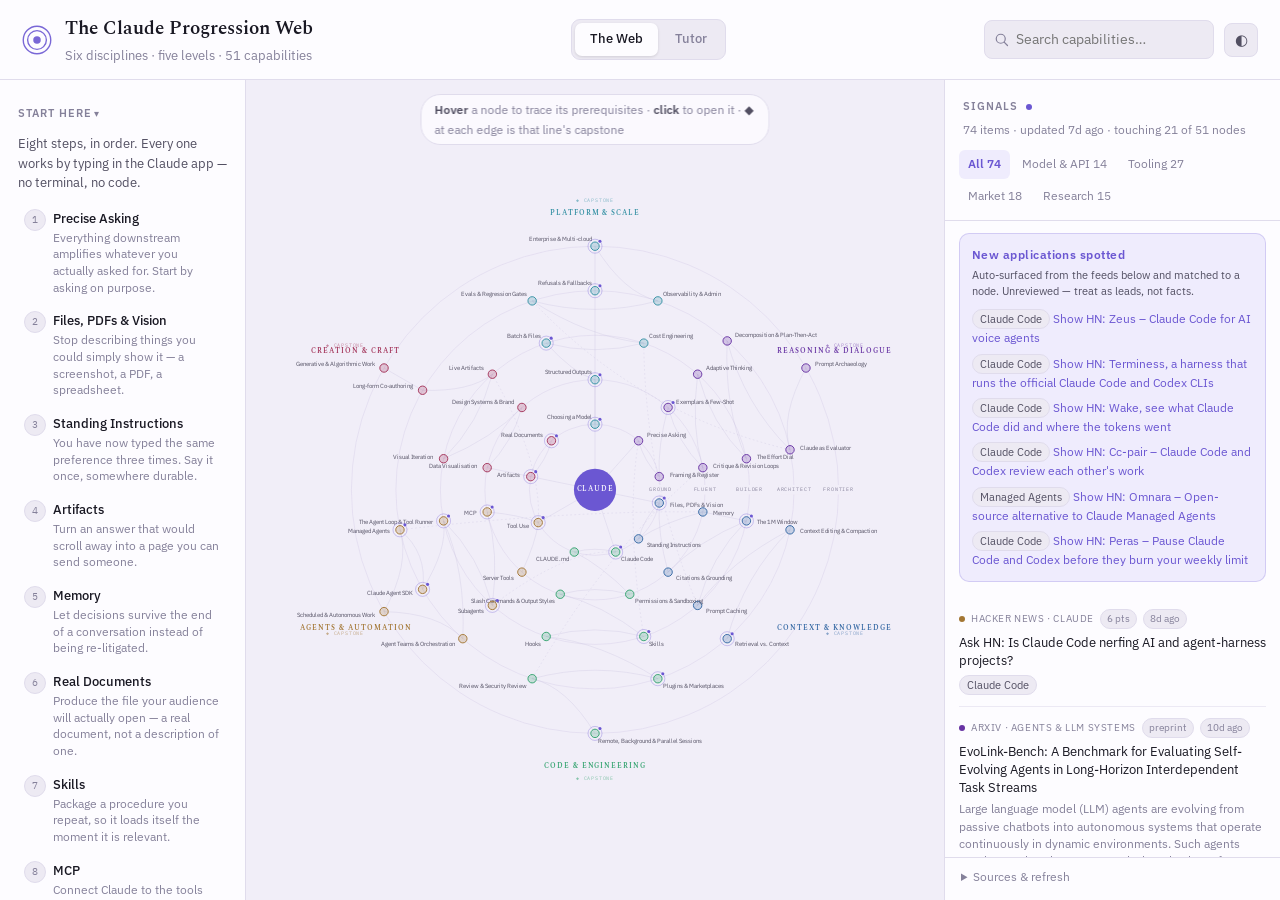
<file: index.html>
<!doctype html>
<html lang="en">
<head>
<meta charset="utf-8">
<meta name="viewport" content="width=device-width, initial-scale=1">
<title>The Claude Progression Web</title>
<meta name="description" content="A radial map of Claude's capabilities across six disciplines and five levels, with a live sidebar of AI and entrepreneurial signals.">
<link rel="stylesheet" href="assets/app.css">
</head>
<body>

<a class="skip-link" href="#web">Skip to the capability web</a>

<header class="topbar">
  <div class="brand">
    <svg class="mark" viewBox="0 0 24 24" aria-hidden="true">
      <circle cx="12" cy="12" r="3"/>
      <circle cx="12" cy="12" r="7.5"/>
      <circle cx="12" cy="12" r="11"/>
    </svg>
    <div>
      <h1>The Claude Progression Web</h1>
      <p class="sub">Six disciplines · five levels · <span id="node-count">51</span> capabilities</p>
    </div>
  </div>
  <nav class="view-tabs" role="tablist" aria-label="View">
    <button role="tab" data-view="web" aria-selected="true">The Web</button>
    <button role="tab" data-view="tutor" aria-selected="false">Tutor</button>
  </nav>

  <div class="topbar-tools">
    <label class="search">
      <svg viewBox="0 0 20 20" aria-hidden="true"><circle cx="9" cy="9" r="6"/><path d="M13.5 13.5 18 18"/></svg>
      <input id="search" type="search" placeholder="Search capabilities…" autocomplete="off" aria-label="Search capabilities">
    </label>
    <button id="theme-toggle" class="icon-btn" title="Toggle theme" aria-label="Toggle theme">◐</button>
  </div>
</header>

<main class="layout">

  <!-- ── left rail ─────────────────────────────────────────────── -->
  <aside class="rail" aria-label="Legend and filters">
    <details class="rail-block rail-fold" id="start-fold" open>
      <summary><h2>Start here</h2></summary>
      <p class="rail-note">Eight steps, in order. Every one works by typing in the Claude app — no terminal, no code.</p>
      <ol id="start-path" class="startpath"></ol>
      <button id="trace-route" class="text-btn" aria-pressed="false">Trace the route on the web</button>
    </details>

    <section class="rail-block">
      <h2>Do I need to write code?</h2>
      <div id="surface-filter" class="seg" role="group" aria-label="Filter by surface"></div>
      <p class="rail-note" id="surface-note"></p>
    </section>



    <section class="rail-block">
      <h2>Sectors — click to focus</h2>
      <ul id="discipline-list" class="legend"></ul>
      <h2 class="rail-sub">Rings</h2>
      <ul id="level-list" class="levels"></ul>
      <p class="rail-note">Lines are prerequisites — follow one inward to see what a capability rests on. Hover any label for more.</p>
      <button id="open-glossary" class="text-btn">Open the glossary</button>
    </section>

    <details class="rail-block rail-fold">
      <summary><h2>Capstones</h2></summary>
      <p class="rail-note">One project per discipline, at the summit of its sector. Finishing one is the check that you can use the line, not just read it.</p>
      <ul id="capstone-list" class="legend"></ul>
    </details>

    <details class="rail-block rail-fold">
      <summary><h2>Your progress</h2></summary>
      <p class="rail-note">Mark a node as learned in its panel. Stored in this browser only.</p>
      <div id="progress-bars"></div>
      <button id="reset-progress" class="text-btn">Reset progress</button>
    </details>
  </aside>

  <!-- ── centre: the web ───────────────────────────────────────── -->
  <section class="stage" aria-label="Capability web">
    <div class="stage-hint" id="stage-hint">
      <strong>Hover</strong> a node to trace its prerequisites · <strong>click</strong> to open it · <strong>◆</strong> at each edge is that line's capstone
    </div>
    <svg id="web" tabindex="-1" role="img" aria-label="Radial map of Claude capabilities"></svg>
    <div id="tooltip" class="tooltip" hidden></div>
  </section>

  <!-- ── right: signals ────────────────────────────────────────── -->
  <aside class="signals" aria-label="AI and entrepreneurial signals">
    <div class="signals-head">
      <h2>Signals</h2>
      <span class="pulse-dot" aria-hidden="true"></span>
    </div>
    <p class="signals-meta" id="signals-meta">Loading…</p>
    <nav class="tabs" id="signal-tabs" role="tablist"></nav>
    <div class="signals-body">
      <section id="applications-block" class="apps" hidden>
        <h3>New applications spotted</h3>
        <p class="apps-note">Auto-surfaced from the feeds below and matched to a node. Unreviewed — treat as leads, not facts.</p>
        <ul id="applications-list"></ul>
      </section>
      <ul id="signal-list" class="signal-list"></ul>
    </div>
    <details class="sources">
      <summary>Sources &amp; refresh</summary>
      <div id="source-status"></div>
    </details>
  </aside>
  <!-- ── tutor ─────────────────────────────────────────────────── -->
  <section class="tutor" aria-label="Scenario tutor">
    <div class="tutor-inner">

      <header class="tutor-head">
        <div>
          <h2>Which capability is this?</h2>
          <p class="tutor-sub">A situation, and the node it calls for. The wrong answers are the ones people actually reach for — read why each is wrong, that is where the learning is.</p>
        </div>
        <dl class="tutor-score">
          <div><dt>Answered</dt><dd id="sc-answered">0</dd></div>
          <div><dt>Correct</dt><dd id="sc-correct">0</dd></div>
          <div><dt>Streak</dt><dd id="sc-streak">0</dd></div>
        </dl>
      </header>

      <div class="tutor-filters">
        <span class="tf-label">Practise</span>
        <div id="tutor-disciplines" class="tf-chips"></div>
        <label class="tf-toggle">
          <input type="checkbox" id="only-weak"> Only what I have got wrong
        </label>
        <button id="tutor-reset" class="text-btn">Reset score</button>
      </div>

      <article class="q-card">
        <p class="q-eyebrow">Scenario</p>
        <p class="q-scenario" id="q-scenario"></p>
        <p class="q-ask">Which capability does this call for?</p>
        <div class="q-options" id="q-options" role="group" aria-label="Answer options"></div>
        <div class="q-feedback" id="q-feedback" hidden></div>
      </article>

      <p id="tutor-live" class="sr-only" aria-live="polite" role="status"></p>
      <p class="tutor-hint" id="tutor-hint">Press <kbd>1</kbd>–<kbd>4</kbd> to answer · <kbd>Enter</kbd> for the next one</p>
    </div>
  </section>

</main>

<!-- ── node detail panel ──────────────────────────────────────── -->
<div id="panel-scrim" class="scrim" hidden></div>
<article id="panel" class="panel" hidden role="dialog" aria-modal="true" aria-labelledby="panel-title" tabindex="-1">
  <div class="panel-tools">
    <button id="panel-expand" class="panel-btn" aria-pressed="false" title="Widen to full screen" aria-label="Toggle panel width">⤢</button>
    <button id="panel-close" class="panel-btn" aria-label="Close">×</button>
  </div>
  <div id="panel-content"></div>
</article>

<script type="module" src="assets/app.js"></script>
</body>
</html>
</file>
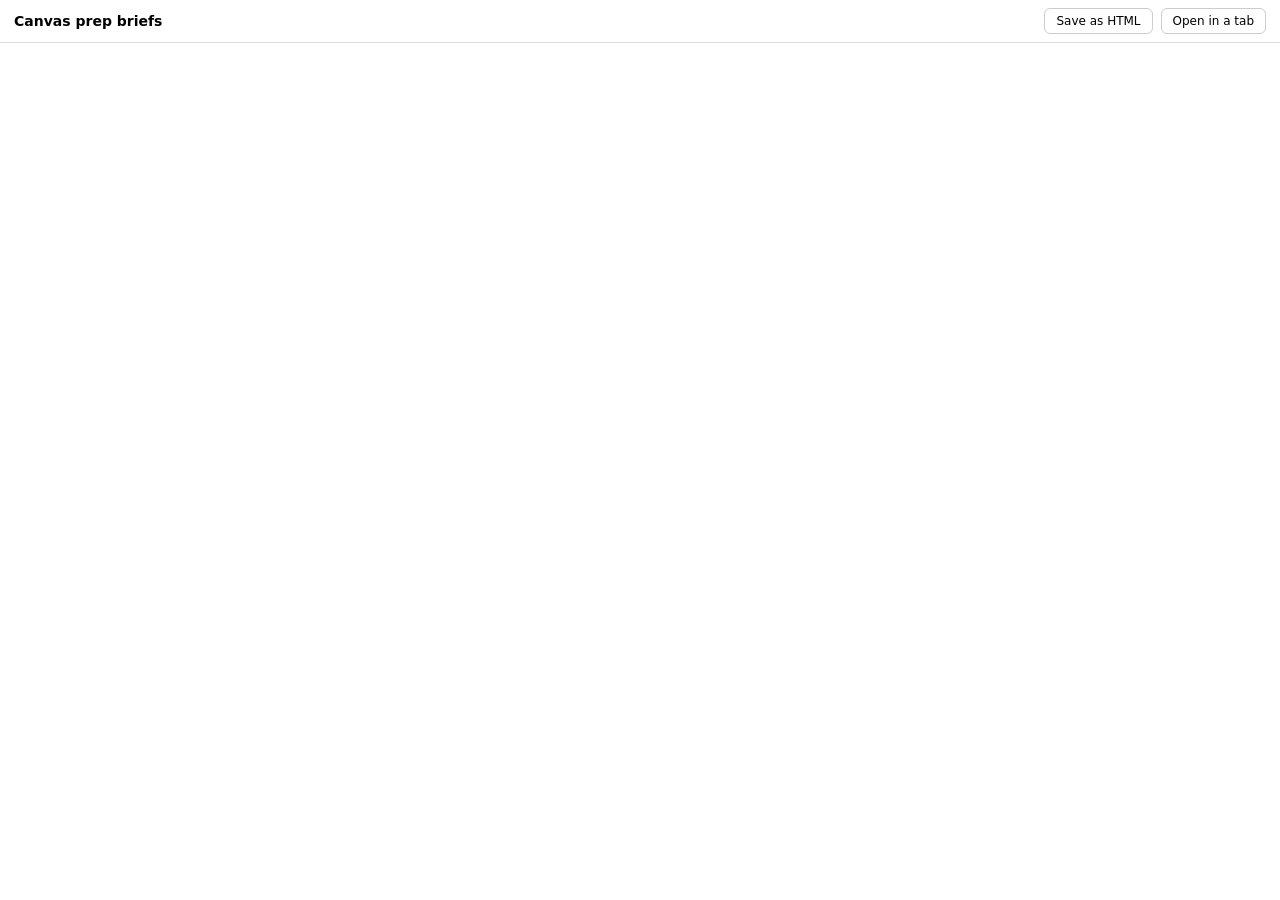
<file: extension/viewer.html>
<!doctype html>
<html lang="en">
<head>
<meta charset="utf-8">
<meta name="viewport" content="width=device-width, initial-scale=1">
<title>Canvas prep briefs — dashboard</title>
<style>
  :root { color-scheme: light dark; }
  html, body { margin: 0; height: 100%; }
  body { display: flex; flex-direction: column;
         font: 14px ui-sans-serif, system-ui, -apple-system, "Segoe UI", Roboto, sans-serif; }
  #bar { display: flex; gap: 8px; align-items: center; padding: 8px 14px;
         border-bottom: 1px solid rgba(128,128,128,.3); }
  #bar b { margin-right: auto; }
  button { font: inherit; font-size: 12px; padding: 5px 11px; border-radius: 6px;
           border: 1px solid rgba(128,128,128,.4); background: transparent; color: inherit; cursor: pointer; }
  button:hover { border-color: #7a5cff; }
  iframe { flex: 1; border: 0; width: 100%; }
  #empty { padding: 40px; opacity: .7; }
</style>
</head>
<body>
  <div id="bar">
    <b>Canvas prep briefs</b>
    <button id="save">Save as HTML</button>
    <button id="tab">Open in a tab</button>
  </div>
  <!--
    The dashboard is rendered into a sandboxed iframe rather than into this
    page. It is built from course text the extension did not write, and an
    extension page carries extension privileges — srcdoc with no allow-scripts
    means the worst a malformed syllabus can do is look wrong.
  -->
  <iframe id="frame" sandbox referrerpolicy="no-referrer" title="Dashboard"></iframe>
  <div id="empty" hidden>Nothing to show yet — open the panel on a Canvas tab and press “Full dashboard”.</div>
  <script src="viewer.js"></script>
</body>
</html>
</file>
<file: assets/app.css>
/* Spectral for display — an atlas/chart voice; IBM Plex for the UI and code,
   which keeps data, labels and examples in one coherent technical family. */
@import url('https://fonts.googleapis.com/css2?family=Spectral:wght@500;600&family=IBM+Plex+Sans:wght@400;500;600&family=IBM+Plex+Mono:wght@400;500&display=swap');

/* ── tokens ─────────────────────────────────────────────────────────────── */
:root {
  color-scheme: light dark;
  --bg:        #f6f4f9;
  --bg-sunk:   #edeaf3;
  --panel:     #fdfcff;
  --ink:       #191823;
  --ink-soft:  #524f62;
  --ink-faint: #85819a;
  --line:      #e0dcec;
  --line-soft: #ece9f4;
  --accent:    #6b57d2;
  --accent-dim:#efecfd;
  --web-bg:    #f1eef8;
  --ring:      #dcd6ec;
  --edge:      #c5bedb;
  --code-bg:   #201f28;
  --code-ink:  #e5e2ef;
  --shadow:    0 10px 40px -12px rgba(30,26,50,.28);
  --disc-s: 52%; --disc-l: 42%;   /* discipline colour: saturation / lightness */
  --font:    "IBM Plex Sans", ui-sans-serif, -apple-system, "Segoe UI", system-ui, sans-serif;
  --display: Spectral, ui-serif, Georgia, "Times New Roman", serif;
  --mono:    "IBM Plex Mono", ui-monospace, "SF Mono", Menlo, Consolas, monospace;
}
@media (prefers-color-scheme: dark) {
  :root:not([data-theme="light"]) {
    --bg:#111018; --bg-sunk:#0b0a11; --panel:#191823; --ink:#eeecf5;
    --ink-soft:#a8a4b8; --ink-faint:#6f6b80; --line:#2a2836; --line-soft:#232130;
    --accent:#a897ff; --accent-dim:#241f3c; --web-bg:#0d0c14; --ring:#232131;
    --edge:#332f45; --code-bg:#0a0910; --code-ink:#ded9f0;
    --shadow:0 16px 50px -12px rgba(0,0,0,.7);
    --disc-s:62%; --disc-l:62%;
  }
}
:root[data-theme="dark"] {
  --bg:#111018; --bg-sunk:#0b0a11; --panel:#191823; --ink:#eeecf5;
  --ink-soft:#a8a4b8; --ink-faint:#6f6b80; --line:#2a2836; --line-soft:#232130;
  --accent:#a897ff; --accent-dim:#241f3c; --web-bg:#0d0c14; --ring:#232131;
  --edge:#332f45; --code-bg:#0a0910; --code-ink:#ded9f0;
  --shadow:0 16px 50px -12px rgba(0,0,0,.7);
  --disc-s:62%; --disc-l:62%;
}

* { box-sizing: border-box; }
html, body { height: 100%; }
body {
  margin: 0; background: var(--bg); color: var(--ink);
  font: 400 15px/1.6 var(--font);
  -webkit-font-smoothing: antialiased;
  display: flex; flex-direction: column;
}
h1, h2, h3 { margin: 0; font-weight: 600; letter-spacing: -.01em; }
.topbar h1, .panel h2, .sector-label, .hub text { font-family: var(--display); }
a { color: var(--accent); }

/* ── topbar ─────────────────────────────────────────────────────────────── */
.topbar {
  display: flex; align-items: center; justify-content: space-between; gap: 20px;
  padding: 14px 22px; border-bottom: 1px solid var(--line);
  background: var(--panel); flex: 0 0 auto;
}
.brand { display: flex; align-items: center; gap: 13px; }
.mark { width: 30px; height: 30px; fill: none; stroke: var(--accent); stroke-width: 1.1; opacity: .9; }
.mark circle:first-child { fill: var(--accent); stroke: none; }
.topbar h1 { font-size: 19px; font-weight: 600; letter-spacing: 0; }
.sub { margin: 1px 0 0; font-size: 12.5px; color: var(--ink-faint); }
.topbar-tools { display: flex; align-items: center; gap: 10px; }
.search { position: relative; display: flex; align-items: center; }
.search svg { position: absolute; left: 10px; width: 15px; height: 15px; fill: none;
  stroke: var(--ink-faint); stroke-width: 1.6; stroke-linecap: round; pointer-events: none; }
.search input {
  width: 230px; padding: 8px 11px 8px 31px; border: 1px solid var(--line);
  border-radius: 8px; background: var(--bg-sunk); color: var(--ink);
  font: inherit; font-size: 13.5px;
}
.search input:focus { outline: 2px solid var(--accent); outline-offset: -1px; border-color: transparent; }
.icon-btn {
  width: 34px; height: 34px; border: 1px solid var(--line); border-radius: 8px;
  background: var(--bg-sunk); color: var(--ink-soft); cursor: pointer; font-size: 15px;
}
.icon-btn:hover { color: var(--ink); border-color: var(--accent); }
.text-btn { background: none; border: 0; padding: 0; margin-top: 10px;
  color: var(--ink-faint); font: inherit; font-size: 12px; cursor: pointer;
  text-decoration: underline; text-underline-offset: 2px; }
.text-btn:hover { color: var(--accent); }

/* ── layout ─────────────────────────────────────────────────────────────── */
.layout {
  flex: 1 1 auto; min-height: 0;
  display: grid; grid-template-columns: 246px minmax(0,1fr) 336px;
}
.rail, .signals { overflow-y: auto; background: var(--panel); }
.rail { border-right: 1px solid var(--line); padding: 20px 18px 40px; }
.signals { border-left: 1px solid var(--line); display: flex; flex-direction: column; overflow: hidden; }

.rail-block { margin-bottom: 26px; }
.rail-block h2 { font-size: 11px; text-transform: uppercase; letter-spacing: .09em;
  color: var(--ink-faint); margin-bottom: 10px; }
.rail-note { margin: 0 0 8px; font-size: 12.5px; line-height: 1.55; color: var(--ink-soft); }

.legend { list-style: none; margin: 0; padding: 0; }
.legend li { margin-bottom: 3px; }
.legend button {
  display: flex; align-items: flex-start; gap: 9px; width: 100%; padding: 7px 8px;
  border: 0; border-radius: 7px; background: none; color: var(--ink);
  font: inherit; font-size: 13px; text-align: left; cursor: pointer;
}
.legend button:hover { background: var(--bg-sunk); }
.legend button[aria-pressed="true"] { background: var(--accent-dim); }
.legend .swatch { width: 9px; height: 9px; border-radius: 50%; margin-top: 6px; flex: 0 0 auto; }
.legend .lg-name { font-weight: 500; display: block; }
.legend .lg-blurb { display: block; font-size: 11.5px; line-height: 1.45; color: var(--ink-faint); margin-top: 2px; }
.legend button[aria-pressed="false"] { opacity: .5; }

.levels { list-style: none; margin: 0; padding: 0; counter-reset: lv; }
.levels li { display: flex; gap: 9px; padding: 6px 0; border-bottom: 1px solid var(--line-soft); }
.levels li:last-child { border-bottom: 0; }
.lv-num { flex: 0 0 20px; height: 20px; border-radius: 50%; display: grid; place-items: center;
  background: var(--bg-sunk); border: 1px solid var(--line); font-size: 10.5px;
  color: var(--ink-soft); font-variant-numeric: tabular-nums; }
.lv-name { font-size: 13px; font-weight: 500; }
.lv-note { font-size: 11.5px; color: var(--ink-faint); line-height: 1.45; }

.prog-row { display: flex; align-items: center; gap: 8px; margin-bottom: 6px; font-size: 11.5px; }
.prog-row .prog-label { flex: 0 0 76px; color: var(--ink-soft); white-space: nowrap;
  overflow: hidden; text-overflow: ellipsis; }
.prog-track { flex: 1; height: 5px; border-radius: 3px; background: var(--bg-sunk); overflow: hidden; }
.prog-fill { height: 100%; border-radius: 3px; transition: width .35s ease; }
.prog-n { font-variant-numeric: tabular-nums; flex: 0 0 30px; text-align: right; color: var(--ink-faint); font-variant-numeric: tabular-nums; }

/* ── stage ──────────────────────────────────────────────────────────────── */
.stage { position: relative; background: var(--web-bg); min-height: 0; overflow: hidden; }
.stage-hint {
  position: absolute; top: 14px; left: 50%; transform: translateX(-50%); z-index: 2;
  font-size: 12px; color: var(--ink-faint); background: color-mix(in srgb, var(--panel) 82%, transparent);
  padding: 5px 13px; border-radius: 20px; border: 1px solid var(--line);
  pointer-events: none; transition: opacity .3s; backdrop-filter: blur(6px);
}
.stage-hint strong { color: var(--ink-soft); font-weight: 600; }
#web { width: 100%; height: 100%; display: block; cursor: grab; }
#web.dragging { cursor: grabbing; }

.ring-circle { fill: none; stroke: var(--ring); stroke-width: 1; }
.ring-label-bg { fill: var(--web-bg); }
.ring-label { fill: var(--ink-faint); font-size: 9px; letter-spacing: .16em;
  text-transform: uppercase; font-family: var(--mono); }
.sector-label { font-size: 12px; font-weight: 600; letter-spacing: .14em; }
.summit { cursor: pointer; }
.summit-badge { font-family: var(--mono); font-size: 8.5px; letter-spacing: .16em;
  opacity: .55; transition: opacity .2s; }
.summit:hover .summit-badge, .summit:focus-visible .summit-badge { opacity: 1; }
.summit:hover .sector-label, .summit:focus-visible .sector-label { text-decoration: underline;
  text-underline-offset: 4px; }
.summit:focus { outline: none; }

.edge { fill: none; stroke: var(--edge); stroke-width: 1; opacity: .5; transition: opacity .2s, stroke .2s; }
.edge.cross { stroke-dasharray: 3 4; }
.edge.lit { stroke: var(--accent); opacity: 1; stroke-width: 1.8; }

.node { cursor: pointer; }
.node .hit { fill: transparent; pointer-events: all; }
.node .halo { fill: none; stroke-width: 0; opacity: 0; transition: opacity .2s, stroke-width .2s; }
.node .disc { pointer-events: none; stroke-width: 1.6; transition: r .18s ease, fill-opacity .18s; }
.node .lbl { font-size: 10.5px; font-family: var(--font); fill: var(--ink-soft);
  pointer-events: none; transition: fill .2s; }
.node:hover .lbl, .node.lit .lbl { fill: var(--ink); font-weight: 600; }
.node:hover .halo, .node.lit .halo { opacity: .22; stroke-width: 9; }
.node.done .disc { fill-opacity: 1; }
.node.dim { opacity: .16; }
.node .sig { fill: var(--accent); pointer-events: none; }
.node .sig-ring { pointer-events: none; fill: none; stroke: var(--accent); stroke-width: 1; opacity: .55; }

.hub circle { fill: var(--accent); }
.hub text { fill: var(--panel); font-size: 11.5px; font-weight: 600; letter-spacing: .12em; }

.tooltip {
  position: absolute; z-index: 5; max-width: 268px; padding: 10px 12px;
  background: var(--panel); border: 1px solid var(--line); border-radius: 9px;
  box-shadow: var(--shadow); pointer-events: none; font-size: 12.5px; line-height: 1.5;
}
.tt-title { font-weight: 600; font-size: 13.5px; margin-bottom: 1px; }
.tt-meta { font-size: 10.5px; text-transform: uppercase; letter-spacing: .07em;
  color: var(--ink-faint); margin-bottom: 6px; }
.tt-hook { color: var(--ink-soft); }
.tt-sig { margin-top: 7px; padding-top: 6px; border-top: 1px solid var(--line-soft);
  font-size: 11.5px; color: var(--accent); }

/* ── signals sidebar ────────────────────────────────────────────────────── */
.signals-head { display: flex; align-items: center; gap: 8px; padding: 18px 18px 0; }
.signals-head h2 { font-size: 11px; text-transform: uppercase; letter-spacing: .09em; color: var(--ink-faint); }
.pulse-dot { width: 6px; height: 6px; border-radius: 50%; background: var(--accent); animation: pulse 2.4s ease-in-out infinite; }
@keyframes pulse { 0%,100% { opacity: .35; transform: scale(.8); } 50% { opacity: 1; transform: scale(1.15); } }
@media (prefers-reduced-motion: reduce) { .pulse-dot { animation: none; } }
.signals-meta { margin: 5px 18px 12px; font-size: 11.5px; color: var(--ink-faint); line-height: 1.5; }

.tabs { display: flex; gap: 3px; padding: 0 14px 10px; border-bottom: 1px solid var(--line); flex-wrap: wrap; }
.tabs button {
  padding: 5px 9px; border: 0; border-radius: 6px; background: none; color: var(--ink-faint);
  font: inherit; font-size: 11.5px; cursor: pointer;
}
.tabs button:hover { color: var(--ink); background: var(--bg-sunk); }
.tabs button[aria-selected="true"] { background: var(--accent-dim); color: var(--accent); font-weight: 600; }

.signals-body { flex: 1 1 auto; overflow-y: auto; padding: 12px 14px 24px; }
.apps { margin-bottom: 16px; padding: 12px; border-radius: 10px;
  background: var(--accent-dim); border: 1px solid color-mix(in srgb, var(--accent) 22%, transparent); }
.apps h3 { font-size: 11.5px; color: var(--accent); letter-spacing: .04em; }
.apps-note { margin: 4px 0 9px; font-size: 11px; line-height: 1.45; color: var(--ink-soft); }
.apps ul { list-style: none; margin: 0; padding: 0; }
.apps li { margin-bottom: 7px; font-size: 12px; line-height: 1.45; }
.apps li:last-child { margin-bottom: 0; }
.apps a { text-decoration: none; }
.apps a:hover { text-decoration: underline; }

.signal-list { list-style: none; margin: 0; padding: 0; }
.signal { padding: 11px 0; border-bottom: 1px solid var(--line-soft); }
.signal:last-child { border-bottom: 0; }
.sig-top { display: flex; align-items: center; gap: 6px; margin-bottom: 4px; flex-wrap: wrap; }
.sig-src { font-size: 10px; text-transform: uppercase; letter-spacing: .06em; color: var(--ink-faint); }
.sig-badge { font-size: 10px; padding: 1px 6px; border-radius: 20px;
  background: var(--bg-sunk); border: 1px solid var(--line); color: var(--ink-faint);
  font-variant-numeric: tabular-nums; }
.sig-cat { width: 6px; height: 6px; border-radius: 50%; flex: 0 0 auto; }
.sig-title { font-size: 12.5px; line-height: 1.45; color: var(--ink); text-decoration: none; display: block; }
.sig-title:hover { color: var(--accent); }
.sig-summary { margin: 4px 0 0; font-size: 11.5px; line-height: 1.5; color: var(--ink-faint); }
.sig-nodes { display: flex; flex-wrap: wrap; gap: 4px; margin-top: 6px; }
.node-chip {
  font-size: 10.5px; padding: 2px 7px; border-radius: 20px; cursor: pointer;
  border: 1px solid var(--line); background: var(--bg-sunk); color: var(--ink-soft); font-family: var(--font);
}
.node-chip:hover { border-color: var(--accent); color: var(--accent); }
.empty { padding: 26px 4px; text-align: center; font-size: 12.5px; color: var(--ink-faint); line-height: 1.6; }

.sources { border-top: 1px solid var(--line); padding: 10px 16px 14px; font-size: 11.5px; flex: 0 0 auto; }
.sources summary { cursor: pointer; color: var(--ink-faint); }
.sources summary:hover { color: var(--ink); }
.src-row { display: flex; align-items: baseline; gap: 7px; margin-top: 6px; color: var(--ink-soft); }
.src-ok { color: #2e9e6b; } .src-bad { color: #d2603f; }
.src-note { margin: 9px 0 0; color: var(--ink-faint); line-height: 1.5; }

/* ── node panel ─────────────────────────────────────────────────────────── */
.scrim { position: fixed; inset: 0; background: rgba(10,8,20,.5); z-index: 40; }
.panel {
  position: fixed; top: 0; right: 0; bottom: 0; width: min(1000px, 96vw); z-index: 41;
  background: var(--panel); border-left: 1px solid var(--line); box-shadow: var(--shadow);
  overflow-y: auto; padding: 30px 36px 60px;
}
.panel-tools {
  position: sticky; top: 0; float: right; display: flex; gap: 6px;
  margin: -8px -14px 0 14px; z-index: 3;
}
.panel-btn {
  width: 32px; height: 32px; border: 1px solid var(--line); border-radius: 8px;
  background: var(--panel); color: var(--ink-soft); font-size: 16px; line-height: 1;
  cursor: pointer; display: grid; place-items: center;
}
.panel-btn:hover { color: var(--ink); border-color: var(--accent); }
.panel-btn[aria-pressed="true"] { color: var(--accent); border-color: var(--accent); }
#panel-close { font-size: 19px; }

.p-crumb { display: flex; align-items: center; gap: 7px; font-size: 11px;
  text-transform: uppercase; letter-spacing: .08em; margin-bottom: 9px; }
.p-crumb .swatch { width: 8px; height: 8px; border-radius: 50%; }
.p-lvl { color: var(--ink-faint); }
.panel h2 { font-size: 30px; line-height: 1.18; letter-spacing: -.015em;
  font-weight: 600; text-wrap: balance; }
.p-tag { margin: 5px 0 0; font-size: 13px; color: var(--ink-faint); }
.p-hook { max-width: 60ch; margin: 16px 0 0; padding: 13px 16px; border-left: 3px solid var(--accent);
  background: var(--accent-dim); border-radius: 0 8px 8px 0; font-size: 15px;
  line-height: 1.55; color: var(--ink); }
.p-primer {
  margin-top: 22px; padding: 16px 18px 6px; border-radius: 11px;
  background: var(--bg-sunk); border: 1px solid var(--line);
}
.p-primer h3 {
  font-size: 10.5px; text-transform: uppercase; letter-spacing: .1em;
  color: var(--ink-faint); margin-bottom: 8px;
}
.primer-lead { margin: 0 0 14px; font-size: 13.5px; line-height: 1.6;
  color: var(--ink); max-width: 60ch; }
.primer-list { margin: 0; padding: 0; display: flex; flex-direction: column; }
.primer-row {
  display: grid; grid-template-columns: minmax(104px, 166px) 1fr;
  gap: 4px 18px; padding: 11px 0; border-top: 1px solid var(--line-soft);
}
.primer-row dt { min-width: 0; }
.primer-row dt code {
  font-family: var(--mono); font-size: 12px; line-height: 1.45;
  color: var(--accent); overflow-wrap: anywhere;
}
.primer-row dd { margin: 0; font-size: 13.5px; line-height: 1.6; color: var(--ink-soft); }
.primer-ex {
  margin: 7px 0 0; padding: 7px 10px; border-radius: 6px; overflow-x: auto;
  background: var(--code-bg); color: var(--code-ink);
  font-family: var(--mono); font-size: 11.8px; line-height: 1.55;
}
@media (max-width: 620px) {
  .primer-row { grid-template-columns: 1fr; gap: 3px; }
}

.p-what { margin-top: 20px; font-size: 14.5px; line-height: 1.72;
  color: var(--ink-soft); max-width: 62ch; }
.p-what p { margin: 0 0 14px; }
.p-what strong, .p-what code { color: var(--ink); }
.p-what em, .p-insight em { font-style: italic; color: var(--ink); }
.p-what code, .p-inline-code { font-family: var(--mono); font-size: .875em;
  background: var(--bg-sunk); padding: 1px 5px; border-radius: 4px; border: 1px solid var(--line-soft); }

.p-sec { margin-top: 26px; }
.p-sec h3 { font-size: 10.5px; text-transform: uppercase; letter-spacing: .1em;
  color: var(--ink-faint); margin-bottom: 9px; }
.p-insight { padding: 13px 15px; border-radius: 9px; background: var(--bg-sunk);
  border: 1px solid var(--line); font-size: 13.5px; line-height: 1.6; color: var(--ink); }
.p-example { border-radius: 10px; overflow: hidden; border: 1px solid var(--line); }
.p-ex-head { display: flex; justify-content: space-between; align-items: center;
  padding: 8px 13px; background: var(--bg-sunk); border-bottom: 1px solid var(--line);
  font-size: 12px; color: var(--ink-soft); }
.p-ex-lang { font-family: var(--mono); font-size: 10.5px; text-transform: uppercase;
  letter-spacing: .06em; color: var(--ink-faint); }
.p-example pre { margin: 0; padding: 15px 16px; background: var(--code-bg); color: var(--code-ink);
  overflow-x: auto; font-family: var(--mono); font-size: 12.3px; line-height: 1.62; }

.p-links { display: flex; flex-wrap: wrap; gap: 6px; }
.p-links button {
  padding: 6px 11px; border: 1px solid var(--line); border-radius: 20px;
  background: var(--bg-sunk); color: var(--ink-soft); font: inherit; font-size: 12px; cursor: pointer;
}
.p-links button:hover { border-color: var(--accent); color: var(--accent); }
.p-links .swatch { display: inline-block; width: 7px; height: 7px; border-radius: 50%; margin-right: 6px; }

.p-refs { list-style: none; margin: 0; padding: 0; display: flex;
  flex-direction: column; gap: 2px; }
.p-refs a {
  display: grid; grid-template-columns: auto 1fr auto; align-items: baseline; gap: 10px;
  padding: 9px 11px; border-radius: 8px; text-decoration: none;
  color: var(--ink); border: 1px solid transparent;
}
.p-refs a:hover { background: var(--bg-sunk); border-color: var(--line); }
.p-refs a:hover .ref-t { color: var(--accent); }
.ref-kind {
  font-family: var(--mono); font-size: 9.5px; text-transform: uppercase;
  letter-spacing: .07em; padding: 2px 6px; border-radius: 4px; white-space: nowrap;
  border: 1px solid var(--line); color: var(--ink-faint); background: var(--bg-sunk);
}
.ref-docs  { color: hsl(190 var(--disc-s) var(--disc-l)); border-color: hsl(190 var(--disc-s) var(--disc-l) / .4); }
.ref-post  { color: hsl(36  var(--disc-s) var(--disc-l)); border-color: hsl(36  var(--disc-s) var(--disc-l) / .4); }
.ref-guide { color: hsl(152 var(--disc-s) var(--disc-l)); border-color: hsl(152 var(--disc-s) var(--disc-l) / .4); }
.ref-talk  { color: hsl(340 var(--disc-s) var(--disc-l)); border-color: hsl(340 var(--disc-s) var(--disc-l) / .4); }
.ref-t { font-size: 13.5px; line-height: 1.45; }
.ref-src { font-size: 10.5px; color: var(--ink-faint); white-space: nowrap; }

@media (max-width: 620px) {
  .p-refs a { grid-template-columns: auto 1fr; }
  .ref-src { grid-column: 2; }
}

.p-sig li { margin-bottom: 9px; font-size: 12.5px; line-height: 1.5; }
.p-sig ul { list-style: none; margin: 0; padding: 0; }
.p-sig a { text-decoration: none; } .p-sig a:hover { text-decoration: underline; }
.p-sig .sig-src { display: block; margin-bottom: 1px; }

.p-done { margin-top: 30px; padding-top: 20px; border-top: 1px solid var(--line);
  display: flex; align-items: center; gap: 11px; }
.p-done button {
  padding: 9px 17px; border-radius: 9px; border: 1px solid var(--accent);
  background: none; color: var(--accent); font: inherit; font-size: 13.5px;
  font-weight: 500; cursor: pointer;
}
.p-done button[aria-pressed="true"] { background: var(--accent); color: var(--panel); }
.p-done span { font-size: 12px; color: var(--ink-faint); }

/* ── responsive ─────────────────────────────────────────────────────────── */
@media (max-width: 1180px) {
  .layout { grid-template-columns: 214px minmax(0,1fr) 296px; }
  .search input { width: 168px; }
}
@media (max-width: 940px) {
  .layout { grid-template-columns: 1fr; grid-template-rows: auto 68vh auto; }
  .rail { border-right: 0; border-bottom: 1px solid var(--line); }
  .signals { border-left: 0; border-top: 1px solid var(--line); max-height: 78vh; }
  .topbar { flex-wrap: wrap; }
  .panel { width: 100%; padding: 24px 20px 60px; }
}

.node:focus-visible .halo { opacity: .4; stroke-width: 11; }
.node:focus { outline: none; }

@media (prefers-reduced-motion: reduce) {
  * { animation-duration: .01ms !important; transition-duration: .01ms !important; }
}
.node:focus-visible, .legend button:focus-visible, .tabs button:focus-visible,
.node-chip:focus-visible, .p-links button:focus-visible {
  outline: 2px solid var(--accent); outline-offset: 2px;
}

/* ── view tabs ──────────────────────────────────────────────────────────── */
.view-tabs { display: flex; gap: 2px; padding: 3px; border-radius: 9px;
  background: var(--bg-sunk); border: 1px solid var(--line); }
.view-tabs button {
  padding: 6px 15px; border: 0; border-radius: 7px; background: none;
  color: var(--ink-faint); font: inherit; font-size: 13px; font-weight: 500; cursor: pointer;
}
.view-tabs button:hover { color: var(--ink); }
.view-tabs button[aria-selected="true"] { background: var(--panel); color: var(--ink);
  box-shadow: 0 1px 3px rgba(0,0,0,.12); }

/* One view at a time. The tutor gets the full width — no rail, no signals. */
.tutor { display: none; overflow-y: auto; background: var(--bg); }
body[data-view="tutor"] .rail,
body[data-view="tutor"] .signals,
body[data-view="tutor"] .stage,
body[data-view="tutor"] .search { display: none; }
body[data-view="tutor"] .layout { grid-template-columns: 1fr; }
body[data-view="tutor"] .tutor { display: block; }

.tutor-inner { max-width: 760px; margin: 0 auto; padding: 34px 26px 80px; }

.tutor-head { display: flex; justify-content: space-between; align-items: flex-start;
  gap: 26px; flex-wrap: wrap; margin-bottom: 22px; }
.tutor-head h2 { font-family: var(--display); font-size: 27px; letter-spacing: -.015em; }
.tutor-sub { margin: 7px 0 0; font-size: 13.5px; line-height: 1.6; color: var(--ink-soft); max-width: 52ch; }
.tutor-score { display: flex; gap: 22px; margin: 4px 0 0; }
.tutor-score div { text-align: right; }
.tutor-score dt { font-size: 10px; text-transform: uppercase; letter-spacing: .09em; color: var(--ink-faint); }
.tutor-score dd { margin: 2px 0 0; font-size: 23px; font-weight: 600;
  font-variant-numeric: tabular-nums; color: var(--ink); }

.tutor-filters { display: flex; align-items: center; gap: 12px; flex-wrap: wrap;
  padding: 12px 0 16px; border-top: 1px solid var(--line); border-bottom: 1px solid var(--line);
  margin-bottom: 24px; }
.tf-label { font-size: 10.5px; text-transform: uppercase; letter-spacing: .09em; color: var(--ink-faint); }
.tf-chips { display: flex; gap: 5px; flex-wrap: wrap; }
.tf-chips button {
  display: flex; align-items: center; gap: 6px; padding: 4px 10px; border-radius: 20px;
  border: 1px solid var(--line); background: var(--panel); color: var(--ink-soft);
  font: inherit; font-size: 12px; cursor: pointer;
}
.tf-chips button[aria-pressed="true"] { border-color: currentColor; color: var(--ink); }
.tf-chips button[aria-pressed="false"] { opacity: .45; }
.tf-chips .dot { width: 7px; height: 7px; border-radius: 50%; }
.tf-toggle { display: flex; align-items: center; gap: 6px; font-size: 12.5px;
  color: var(--ink-soft); cursor: pointer; margin-left: auto; }
.tutor-filters .text-btn { margin-top: 0; }

.q-card { background: var(--panel); border: 1px solid var(--line); border-radius: 14px;
  padding: 26px 28px; box-shadow: var(--shadow); }
.q-eyebrow { margin: 0 0 9px; font-size: 10.5px; text-transform: uppercase;
  letter-spacing: .1em; color: var(--ink-faint); }
.q-scenario { margin: 0; font-size: 17px; line-height: 1.62; color: var(--ink);
  text-wrap: pretty; max-width: 58ch; }
.q-ask { margin: 24px 0 11px; font-size: 12.5px; color: var(--ink-faint); }

.q-options { display: flex; flex-direction: column; gap: 8px; }
.q-options button {
  display: grid; grid-template-columns: 22px 1fr auto; align-items: center; gap: 12px;
  width: 100%; padding: 13px 15px; border-radius: 10px; text-align: left;
  border: 1px solid var(--line); background: var(--bg-sunk); color: var(--ink);
  font: inherit; font-size: 14.5px; cursor: pointer;
  transition: border-color .15s, background .15s;
}
.q-options button:hover:not(:disabled) { border-color: var(--accent); }
.q-options button:disabled { cursor: default; }
.q-key { display: grid; place-items: center; width: 22px; height: 22px; border-radius: 5px;
  background: var(--panel); border: 1px solid var(--line); font-family: var(--mono);
  font-size: 11px; color: var(--ink-faint); }
.q-disc { font-size: 11px; color: var(--ink-faint); white-space: nowrap; }
.q-options button.right { border-color: hsl(152 var(--disc-s) var(--disc-l));
  background: hsl(152 var(--disc-s) var(--disc-l) / .12); }
.q-options button.wrong { border-color: hsl(4 var(--disc-s) var(--disc-l));
  background: hsl(4 var(--disc-s) var(--disc-l) / .12); }
.q-options button.faded { opacity: .5; }

.q-feedback { margin-top: 22px; padding-top: 20px; border-top: 1px solid var(--line); }
.fb-verdict { display: flex; align-items: baseline; gap: 9px; font-size: 15.5px;
  font-weight: 600; margin-bottom: 13px; }
.fb-verdict.ok { color: hsl(152 var(--disc-s) var(--disc-l)); }
.fb-verdict.no { color: hsl(4 var(--disc-s) var(--disc-l)); }
.fb-verdict span { color: var(--ink); font-weight: 500; }
.fb-block { margin: 0 0 12px; font-size: 14px; line-height: 1.65; color: var(--ink-soft); max-width: 60ch; }
.fb-block strong { color: var(--ink); font-weight: 600; }
.fb-picked { padding-left: 13px; border-left: 2px solid var(--line); }
.fb-vs-label { display: block; font-size: 10px; text-transform: uppercase;
  letter-spacing: .1em; color: var(--ink-faint); margin-bottom: 6px; }
.fb-vs { padding: 12px 14px; border-radius: 9px; background: var(--bg-sunk);
  border: 1px solid var(--line); font-size: 13.5px; line-height: 1.6; color: var(--ink-soft); }
.fb-actions { display: flex; gap: 9px; margin-top: 18px; flex-wrap: wrap; }
.fb-actions button {
  padding: 9px 17px; border-radius: 9px; font: inherit; font-size: 13.5px;
  font-weight: 500; cursor: pointer; border: 1px solid var(--line);
  background: var(--bg-sunk); color: var(--ink-soft);
}
.fb-actions button:hover { border-color: var(--accent); color: var(--accent); }
.fb-actions .primary { background: var(--accent); border-color: var(--accent); color: var(--panel); }
.fb-actions .primary:hover { color: var(--panel); opacity: .9; }

.tutor-hint { margin: 18px 0 0; font-size: 12px; color: var(--ink-faint); text-align: center; }
.tutor-hint kbd { font-family: var(--mono); font-size: 11px; padding: 2px 5px;
  border-radius: 4px; border: 1px solid var(--line); background: var(--bg-sunk); }
.tutor-empty { padding: 40px 4px; text-align: center; color: var(--ink-faint);
  font-size: 14px; line-height: 1.7; }

@media (max-width: 620px) {
  .q-options button { grid-template-columns: 22px 1fr; }
  .q-disc { grid-column: 2; }
  .tutor-inner { padding: 24px 18px 60px; }
}

/* ── capstone panel ─────────────────────────────────────────────────────── */
.cap-what { margin-top: 18px; font-size: 15px; line-height: 1.7; color: var(--ink-soft); max-width: 62ch; }
.cap-what p { margin: 0 0 14px; }
.cap-what strong { color: var(--ink); }

/* Numbered because the stages genuinely are a sequence — each one depends on
   the instrument the previous one built. */
.cap-stages { margin: 0; padding: 0; list-style: none; counter-reset: stage;
  display: flex; flex-direction: column; gap: 2px; }
.cap-stages li { counter-increment: stage; position: relative;
  padding: 15px 0 15px 44px; border-top: 1px solid var(--line-soft); }
.cap-stages li::before {
  content: counter(stage); position: absolute; left: 0; top: 15px;
  width: 26px; height: 26px; border-radius: 50%; display: grid; place-items: center;
  background: var(--bg-sunk); border: 1px solid var(--line);
  font-family: var(--mono); font-size: 12px; color: var(--ink-faint);
}
.cap-stages h4 { margin: 0 0 6px; font-size: 15px; font-weight: 600; color: var(--ink); }
.cap-stages p { margin: 0; font-size: 13.5px; line-height: 1.65; color: var(--ink-soft); max-width: 60ch; }
.cap-stage-nodes { display: flex; flex-wrap: wrap; gap: 4px; margin-top: 9px; }

.cap-proof, .cap-traps { margin: 0; padding: 0; list-style: none;
  display: flex; flex-direction: column; gap: 9px; }
.cap-proof li, .cap-traps li {
  position: relative; padding-left: 27px; font-size: 13.5px; line-height: 1.6;
  color: var(--ink-soft); max-width: 60ch;
}
.cap-proof li::before { content: '✓'; position: absolute; left: 4px; top: -1px;
  color: hsl(152 var(--disc-s) var(--disc-l)); font-weight: 700; }
.cap-traps li::before { content: '✗'; position: absolute; left: 4px; top: -1px;
  color: hsl(4 var(--disc-s) var(--disc-l)); font-weight: 700; }
.cap-borrow { margin: 16px 0 9px; font-size: 12.5px; line-height: 1.55; color: var(--ink-faint); max-width: 58ch; }

.cap-link {
  display: grid; grid-template-columns: auto 1fr auto; align-items: center; gap: 12px;
  width: 100%; padding: 14px 16px; border-radius: 11px; text-align: left;
  border: 1px solid var(--line); background: var(--bg-sunk); color: var(--ink);
  font: inherit; font-size: 14.5px; font-weight: 500; cursor: pointer;
  transition: border-color .15s;
}
.cap-link:hover { border-color: var(--accent); }
.cap-link-badge { font-family: var(--mono); font-size: 10px; letter-spacing: .1em;
  text-transform: uppercase; white-space: nowrap; }
.cap-link-go { font-size: 12px; color: var(--ink-faint); white-space: nowrap; }
.cap-link:hover .cap-link-go { color: var(--accent); }

@media (max-width: 620px) {
  .cap-link { grid-template-columns: 1fr; gap: 5px; }
  .cap-stages li { padding-left: 36px; }
}

/* ── assumed background (panel footer) ──────────────────────────────────── */
.p-assumed { margin-top: 30px; padding-top: 22px; border-top: 1px solid var(--line); }
.assumed-note { margin: -3px 0 13px; font-size: 12.5px; line-height: 1.55; color: var(--ink-faint); max-width: 56ch; }
.assumed-list { margin: 0; padding: 0; display: flex; flex-direction: column; }
.assumed-row {
  display: grid; grid-template-columns: minmax(130px, 190px) 1fr; gap: 4px 18px;
  padding: 10px 0; border-top: 1px solid var(--line-soft);
}
.assumed-row dt { min-width: 0; font-size: 13px; font-weight: 600; color: var(--ink);
  display: flex; align-items: baseline; gap: 7px; flex-wrap: wrap; }
.assumed-row dd { margin: 0; font-size: 13px; line-height: 1.6; color: var(--ink-soft); }
.assumed-kind {
  font-family: var(--mono); font-size: 8.5px; text-transform: uppercase;
  letter-spacing: .1em; padding: 2px 5px; border-radius: 4px; font-weight: 400;
  border: 1px solid var(--line); color: var(--ink-faint); flex: 0 0 auto;
}
.assumed-vocab  { color: hsl(268 var(--disc-s) var(--disc-l)); border-color: hsl(268 var(--disc-s) var(--disc-l) / .35); }
.assumed-system { color: hsl(190 var(--disc-s) var(--disc-l)); border-color: hsl(190 var(--disc-s) var(--disc-l) / .35); }

@media (max-width: 620px) {
  .assumed-row { grid-template-columns: 1fr; gap: 3px; }
}

/* ── mechanism figures ──────────────────────────────────────────────────── */
.p-figure {
  margin: 26px 0 0; padding: 20px 20px 16px; border-radius: 12px;
  background: var(--bg-sunk); border: 1px solid var(--line);
  overflow-x: auto;                    /* wide figures scroll, the page never does */
}
.p-figure svg { display: block; width: 100%; min-width: 560px; height: auto; color: var(--ink); }
.p-figure figcaption {
  margin-top: 14px; padding-top: 12px; border-top: 1px solid var(--line);
  font-size: 12.5px; line-height: 1.6; color: var(--ink-soft); max-width: 62ch;
}
.p-figure figcaption code { font-family: var(--mono); font-size: .88em; }

/* ── panel layout ───────────────────────────────────────────────────────── */
/* Default: one column, source order. The grid only becomes two columns in
   wide mode, where the point is keeping the mechanism visible beside the prose
   that describes it — not making either of them narrower. */
.p-grid { display: block; }
.p-head { display: block; }

.panel.expanded { width: 100vw; max-width: 100vw; }
.panel.expanded .p-grid {
  display: grid;
  grid-template-columns: minmax(0, 1fr) minmax(0, 1.05fr);
  gap: 0 44px;
  align-items: start;
}
.panel.expanded .p-head { max-width: 92ch; }
.panel.expanded .p-figure { margin-top: 0; }
.panel.expanded .p-side > .p-sec:first-child { margin-top: 0; }

/* The measure stays readable however wide the shell gets. */
.p-what, .cap-what, .p-hook, .primer-lead, .p-insight,
.assumed-row dd, .p-figure figcaption { max-width: 68ch; }

@media (max-width: 900px) {
  .panel.expanded .p-grid { display: block; }
}

/* ── accessibility ──────────────────────────────────────────────────────── */
.sr-only {
  position: absolute; width: 1px; height: 1px; padding: 0; margin: -1px;
  overflow: hidden; clip: rect(0 0 0 0); white-space: nowrap; border: 0;
}
.skip-link {
  position: absolute; left: 8px; top: -60px; z-index: 100;
  padding: 10px 16px; border-radius: 0 0 9px 9px; background: var(--accent);
  color: var(--panel); font: 500 13.5px var(--font); text-decoration: none;
  transition: top .15s;
}
.skip-link:focus { top: 0; }

/* ── start path ─────────────────────────────────────────────────────────── */
.startpath { list-style: none; margin: 0 0 10px; padding: 0; counter-reset: step; }
.startpath li { counter-increment: step; }
.startpath button {
  display: grid; grid-template-columns: 20px 1fr; gap: 9px; width: 100%;
  padding: 7px 8px 7px 6px; border: 0; border-radius: 7px; background: none;
  color: var(--ink); font: inherit; font-size: 12.5px; text-align: left; cursor: pointer;
}
.startpath button:hover { background: var(--bg-sunk); }
.startpath button::before {
  content: counter(step); display: grid; place-items: center;
  width: 20px; height: 20px; border-radius: 50%; margin-top: 1px;
  background: var(--bg-sunk); border: 1px solid var(--line);
  font-family: var(--mono); font-size: 10px; color: var(--ink-faint);
}
.startpath .sp-title { font-weight: 500; display: block; }
.startpath .sp-why { display: block; font-size: 11.5px; line-height: 1.45; color: var(--ink-faint); margin-top: 2px; }

/* ── surface filter ─────────────────────────────────────────────────────── */
.seg { display: flex; gap: 3px; padding: 3px; border-radius: 9px;
  background: var(--bg-sunk); border: 1px solid var(--line); margin-bottom: 9px; }
.seg button {
  flex: 1; padding: 7px 6px; border: 0; border-radius: 7px; background: none;
  color: var(--ink-faint); font: inherit; font-size: 12px; cursor: pointer;
}
.seg button:hover { color: var(--ink); }
.seg button[aria-pressed="true"] { background: var(--panel); color: var(--ink); font-weight: 600; }

/* ── surface chips in the panel ─────────────────────────────────────────── */
.p-surfaces { display: flex; gap: 5px; flex-wrap: wrap; margin: 12px 0 0; }
.surf {
  display: inline-flex; align-items: center; gap: 5px; padding: 3px 9px;
  border-radius: 20px; border: 1px solid var(--line); background: var(--bg-sunk);
  font-size: 11px; color: var(--ink-faint);
}
.surf.on { color: var(--ink); border-color: currentColor; }
.surf.on.s-apps { color: hsl(152 var(--disc-s) var(--disc-l)); }
.surf.off { opacity: .4; text-decoration: line-through; }

/* ── route highlight on the web ─────────────────────────────────────────── */
.path-num { font-family: var(--mono); font-size: 9px; fill: var(--accent); opacity: 0; }
body.pathmode .path-num { opacity: 1; }
body.pathmode .node:not(.onpath) { opacity: .1; }
body.pathmode .node.onpath .disc { fill-opacity: .9; }

/* ── glossary panel ─────────────────────────────────────────────────────── */
.gl-group { margin-bottom: 26px; }
.gl-group h3 { font-size: 10.5px; text-transform: uppercase; letter-spacing: .1em;
  color: var(--ink-faint); margin-bottom: 10px; }

/* ── "in the Claude apps" example ───────────────────────────────────────── */
.app-ex { border: 1px solid var(--line); border-radius: 11px; overflow: hidden; }
.app-where {
  margin: 0; padding: 8px 14px; background: var(--bg-sunk);
  border-bottom: 1px solid var(--line);
  font-size: 10.5px; letter-spacing: .06em; text-transform: uppercase;
  color: hsl(152 var(--disc-s) var(--disc-l));
}
.app-do { margin: 14px 16px 0; padding-left: 20px; }
.app-do li { font-size: 13px; line-height: 1.6; color: var(--ink-soft); margin-bottom: 4px; }
.app-say { margin: 14px 16px; border-left: 3px solid var(--accent);
  border-radius: 0 8px 8px 0; background: var(--accent-dim); padding: 11px 14px; }
.app-say-label {
  display: block; font-family: var(--mono); font-size: 9.5px;
  text-transform: uppercase; letter-spacing: .12em; color: var(--accent); margin-bottom: 7px;
}
.app-say p {
  margin: 0; white-space: pre-wrap; font-size: 13.5px; line-height: 1.62;
  color: var(--ink); max-width: 58ch;
}
.app-note { margin: 0 16px 14px; font-size: 12.5px; line-height: 1.55; color: var(--ink-faint); max-width: 60ch; }

/* ── rail density ───────────────────────────────────────────────────────── */
/* The rail had grown to seven sections and 3.4 screens, putting the legend you
   need to read the graph below the fold. Reference detail moved to tooltips,
   browsing lists fold away. */
.rail-fold > summary { cursor: pointer; list-style: none; margin-bottom: 10px; }
.rail-fold > summary::-webkit-details-marker { display: none; }
.rail-fold > summary h2 { display: inline; }
.rail-fold > summary::after { content: ' ▸'; color: var(--ink-faint); font-size: 10px; }
.rail-fold[open] > summary::after { content: ' ▾'; }
.rail-fold > summary:hover h2 { color: var(--ink); }
.rail-sub { margin-top: 18px; }
.legend button { align-items: center; padding: 5px 8px; }
.legend .swatch { margin-top: 0; }
.levels li { align-items: baseline; gap: 8px; padding: 4px 0; }
.lv-sub { font-size: 11px; color: var(--ink-faint); }
</file>
